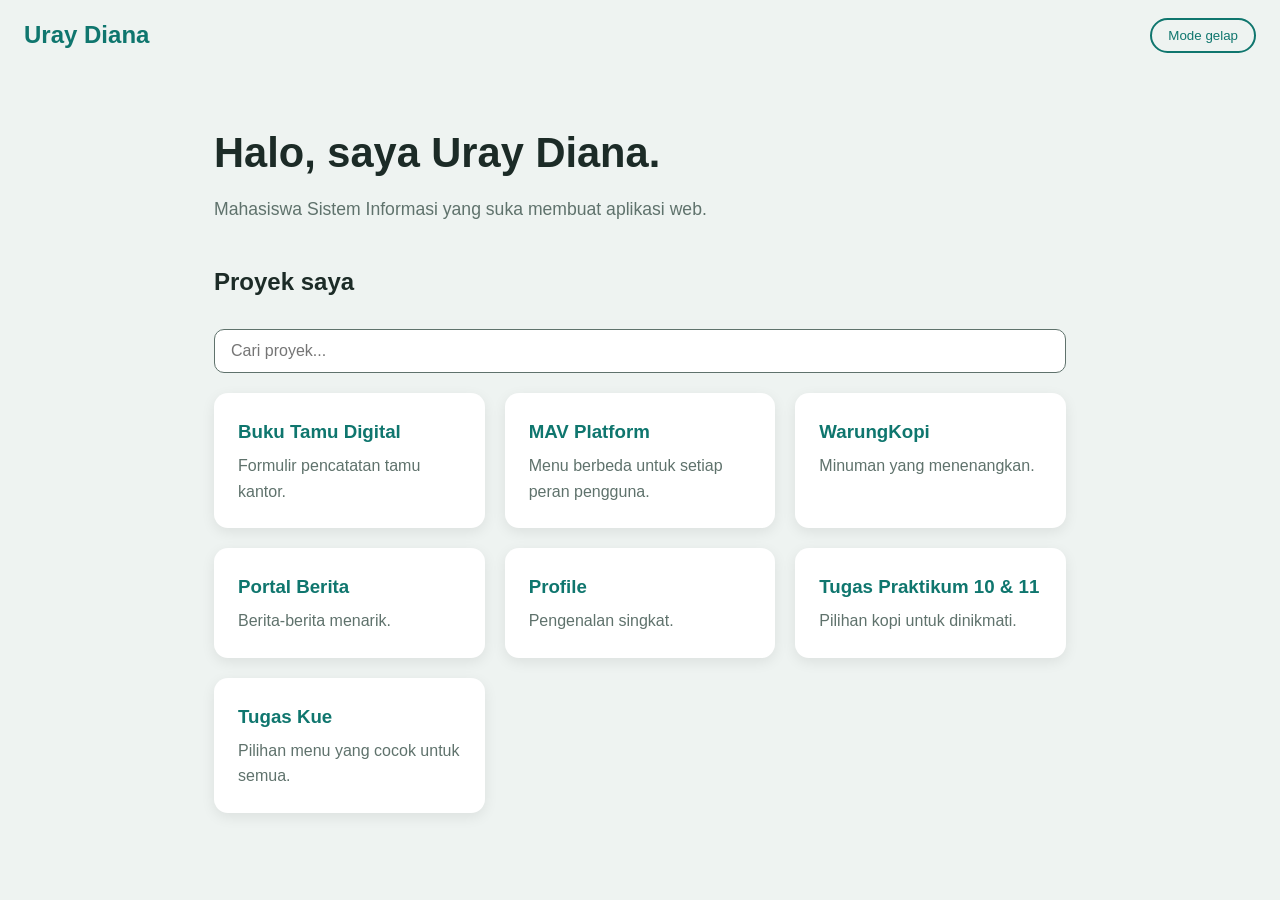
<file: index.html>
<!DOCTYPE html>
<html lang="id">

<head>
    <meta charset="UTF-8">
    <meta name="viewport" content="width=device-width, initial-scale=1">
    <title>Portofolio Uray Diana</title>

    <style>
        /* ===== 1. Warna ===== */
        :root {
            --latar: #eef3f1;
            --kartu: #ffffff;
            --teks: #1c2b27;
            --teks-pudar: #5f726c;
            --aksen: #0f766e;
        }

        /* Mode gelap */
        body.gelap {
            --latar: #121a18;
            --kartu: #1b2623;
            --teks: #e6efec;
            --teks-pudar: #94a8a1;
            --aksen: #5fd1c4;
        }

        /* ===== 2. Dasar halaman ===== */
        * {
            box-sizing: border-box;
        }

        body {
            margin: 0;
            font-family: Arial, sans-serif;
            line-height: 1.6;
            background: var(--latar);
            color: var(--teks);
        }

        /* ===== 3. Bagian atas ===== */
        .header {
            display: flex;
            justify-content: space-between;
            align-items: center;
            padding: 16px 24px;
        }

        .logo {
            margin: 0;
            color: var(--aksen);
        }

        #tombol-tema {
            padding: 8px 16px;
            border: 2px solid var(--aksen);
            border-radius: 20px;
            background: transparent;
            color: var(--aksen);
            cursor: pointer;
        }

        /* ===== 4. Isi halaman ===== */
        .isi {
            max-width: 900px;
            margin: 0 auto;
            padding: 0 24px 60px;
        }

        .perkenalan {
            padding: 50px 0 20px;
        }

        .perkenalan h1 {
            font-size: 2.6rem;
            margin: 0 0 8px;
        }

        .perkenalan p {
            color: var(--teks-pudar);
            font-size: 1.1rem;
            margin: 0;
        }

        /* ===== 5. Pencarian ===== */
        #cari {
            width: 100%;
            padding: 12px 16px;
            margin: 8px 0 20px;
            border: 1px solid var(--teks-pudar);
            border-radius: 10px;
            font-size: 1rem;
            background: var(--kartu);
            color: var(--teks);
        }

        /* ===== 6. Kartu proyek ===== */
        .daftar-proyek {
            display: grid;
            grid-template-columns: repeat(
                auto-fill,
                minmax(250px, 1fr)
            );
            gap: 20px;
        }

        .kartu {
            display: block;
            padding: 24px;
            background: var(--kartu);
            border-radius: 14px;
            box-shadow: 0 4px 14px rgba(0, 0, 0, 0.08);
            color: inherit;
            text-decoration: none;
            transition: transform 0.2s;
        }

        .kartu:hover {
            transform: translateY(-4px);
        }

        .kartu h3 {
            margin: 0 0 6px;
            color: var(--aksen);
        }

        .kartu p {
            margin: 0;
            color: var(--teks-pudar);
        }

        /* ===== 7. Pesan proyek tidak ditemukan ===== */
        .pesan-kosong {
            display: none;
            color: var(--teks-pudar);
        }

        /* ===== 8. Tampilan HP ===== */
        @media (max-width: 600px) {
            .header {
                padding: 16px;
            }

            .isi {
                padding: 0 16px 40px;
            }

            .perkenalan {
                padding-top: 30px;
            }

            .perkenalan h1 {
                font-size: 2rem;
            }

            .daftar-proyek {
                grid-template-columns: 1fr;
            }
        }
    </style>
</head>

<body>

    <!-- ===== Bagian atas ===== -->
    <header class="header">
        <h2 class="logo">Uray Diana</h2>

        <button id="tombol-tema">
            Mode gelap
        </button>
    </header>

    <main class="isi">

        <!-- ===== Perkenalan ===== -->
        <section class="perkenalan">
            <h1>Halo, saya Uray Diana.</h1>

            <p>
                Mahasiswa Sistem Informasi yang suka
                membuat aplikasi web.
            </p>
        </section>

        <!-- ===== Daftar proyek ===== -->
        <h2>Proyek saya</h2>

        <!-- Kotak pencarian -->
        <input
            type="text"
            id="cari"
            placeholder="Cari proyek..."
        >

        <!-- ===== Kartu proyek ===== -->
        <section class="daftar-proyek">

            <a class="kartu" href="buku-tamu-digital/index.html">
                <h3>Buku Tamu Digital</h3>
                <p>Formulir pencatatan tamu kantor.</p>
            </a>

            <a class="kartu" href="mav-platform/index.html">
                <h3>MAV Platform</h3>
                <p>Menu berbeda untuk setiap peran pengguna.</p>
            </a>

            <a class="kartu" href="Praktikum 10&11/WarungKopi.html">
                <h3>WarungKopi</h3>
                <p>Minuman yang menenangkan.</p>
            </a>

            <a class="kartu" href="Praktikum12/portal_berita.html">
                <h3>Portal Berita</h3>
                <p>Berita-berita menarik.</p>
            </a>

            <a class="kartu" href="profile/index.html">
                <h3>Profile</h3>
                <p>Pengenalan singkat.</p>
            </a>

            <a class="kartu" href="Tugas_praktikum_10_11/index.html">
                <h3>Tugas Praktikum 10 & 11</h3>
                <p>Pilihan kopi untuk dinikmati.</p>
            </a>

            <a class="kartu" href="tugaskue/index.html">
                <h3>Tugas Kue</h3>
                <p>Pilihan menu yang cocok untuk semua.</p>
            </a>

        </section>

        <!-- Pesan jika proyek tidak ditemukan -->
        <p id="pesan-kosong" class="pesan-kosong">
            Proyek tidak ditemukan.
        </p>

    </main>

    <!-- ===== JavaScript ===== -->
    <script>

        // ===== 1. Mode gelap / terang =====

        // Ambil tombol dari HTML
        const tombolTema = document.getElementById("tombol-tema");

        // Jalankan saat tombol diklik
        tombolTema.addEventListener("click", function () {

            // Tambah atau hapus class gelap
            document.body.classList.toggle("gelap");

            // Ubah tulisan tombol
            if (document.body.classList.contains("gelap")) {

                tombolTema.textContent = "Mode terang";

            } else {

                tombolTema.textContent = "Mode gelap";

            }

        });


        // ===== 2. Pencarian proyek =====

        // Ambil elemen pencarian
        const kotakCari = document.getElementById("cari");

        // Ambil semua kartu proyek
        const semuaKartu = document.querySelectorAll(".kartu");

        // Ambil pesan proyek tidak ditemukan
        const pesanKosong = document.getElementById("pesan-kosong");


        // Jalankan pencarian saat pengguna mengetik
        kotakCari.addEventListener("input", function () {

            // Ambil kata yang dicari
            const kataKunci = kotakCari.value.toLowerCase();

            // Penanda proyek yang cocok
            let adaYangCocok = false;


            // Periksa setiap kartu proyek
            semuaKartu.forEach(function (kartu) {

                // Ambil isi kartu
                const isiKartu = kartu.textContent.toLowerCase();

                // Periksa apakah kartu sesuai pencarian
                if (isiKartu.includes(kataKunci)) {

                    // Tampilkan kartu
                    kartu.style.display = "";

                    // Ada proyek yang cocok
                    adaYangCocok = true;

                } else {

                    // Sembunyikan kartu
                    kartu.style.display = "none";

                }

            });


            // Tampilkan pesan jika tidak ada proyek
            if (adaYangCocok) {

                pesanKosong.style.display = "none";

            } else {

                pesanKosong.style.display = "block";

            }

        });

    </script>

</body>
</html>
</file>
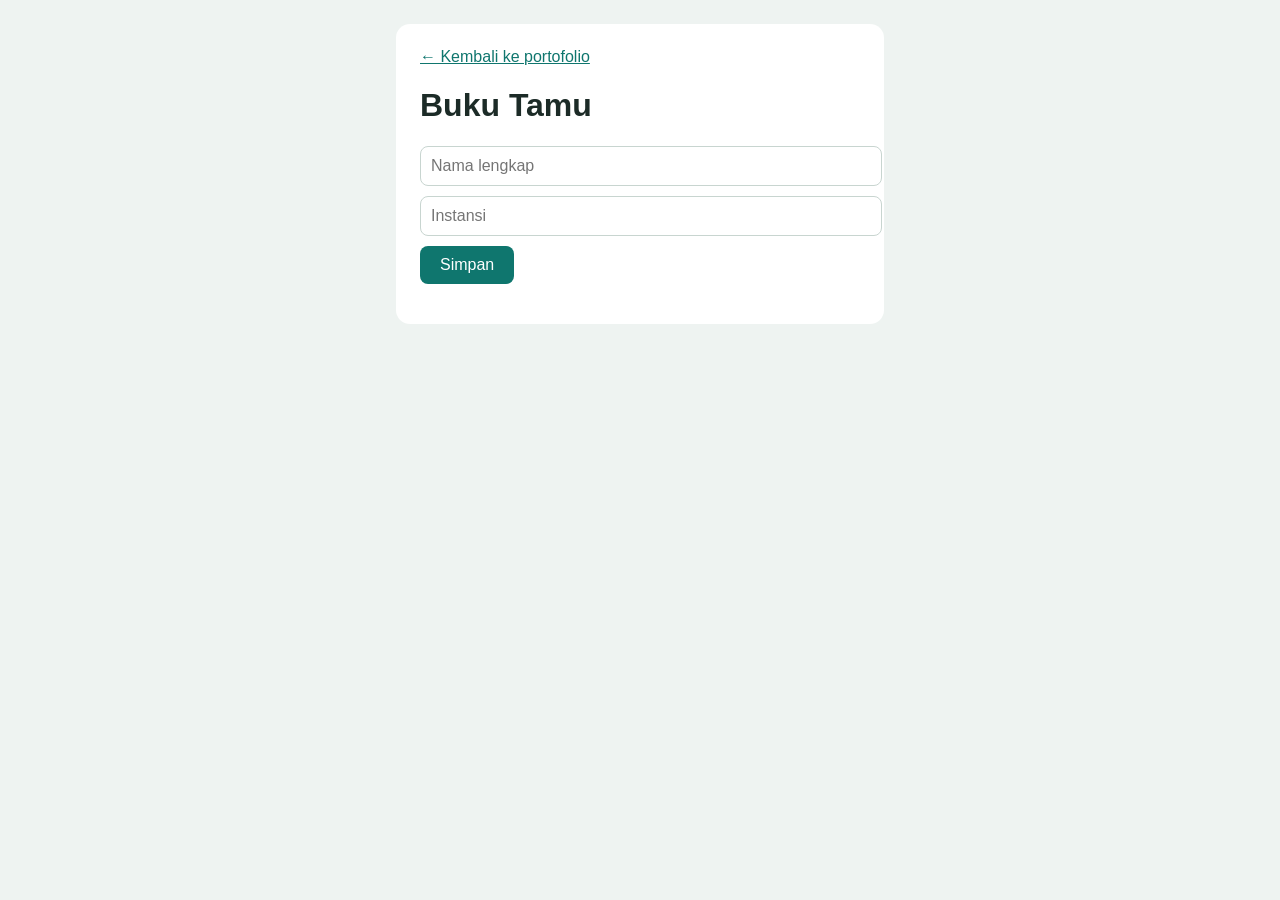
<file: buku-tamu-digital/index.html>
<!DOCTYPE html>
<html lang="id">

<head>
    <meta charset="UTF-8">
    <meta name="viewport" content="width=device-width, initial-scale=1">
    <title>Buku Tamu Digital</title>
    <link rel="stylesheet" href="style.css">
</head>

<body>
    <div class="kotak"> <!-- ../ artinya "naik satu folder", lalu buka index.html utama --> <a
            href="../index.html">&larr; Kembali ke portofolio</a>
        <h1>Buku Tamu</h1> <input id="nama" placeholder="Nama lengkap"> <input id="instansi" placeholder="Instansi">
        <button id="simpan">Simpan</button>
        <ul id="daftar"></ul>
    </div>
    <script src="script.js"></script>
</body>

</html>
</file>
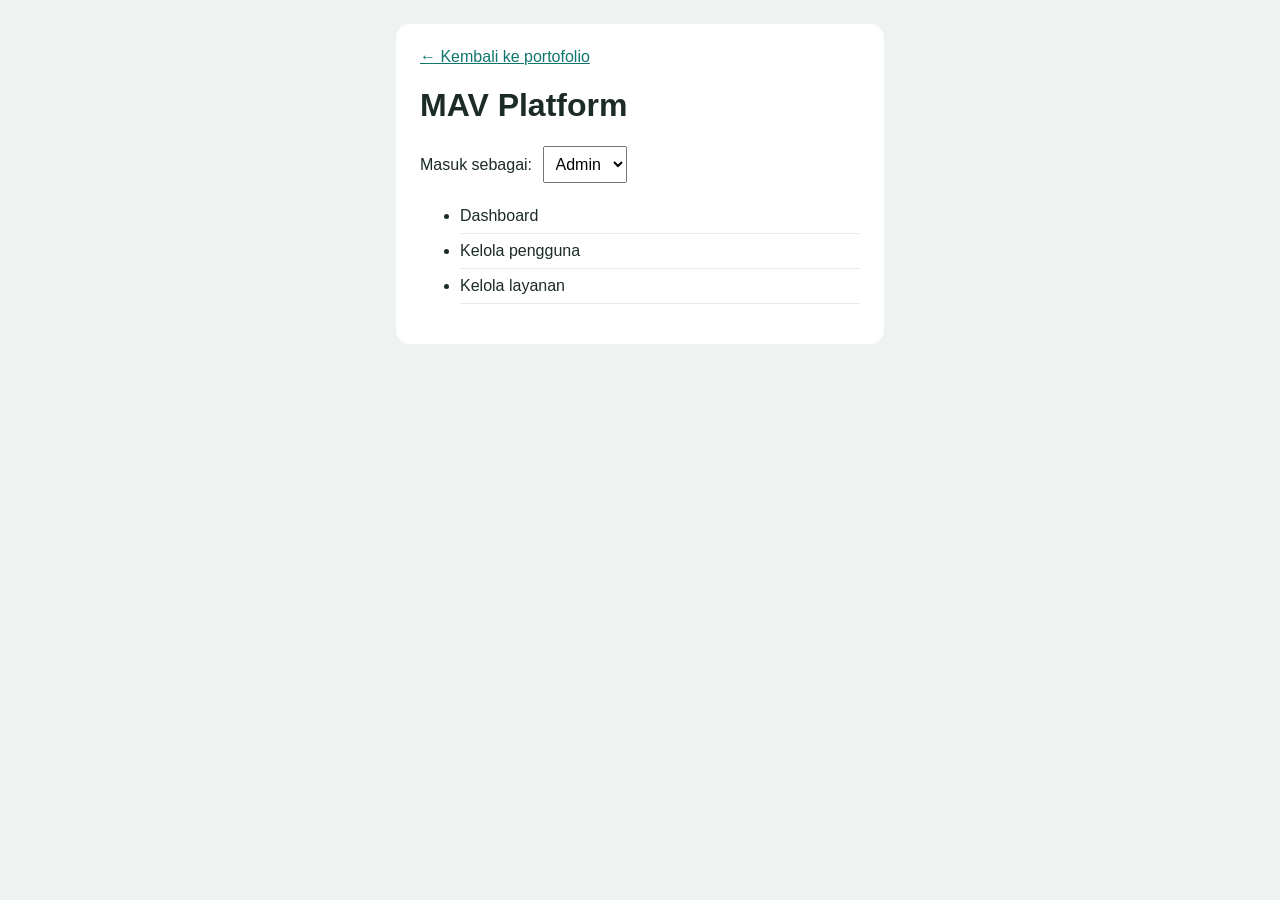
<file: mav-platform/index.html>
<!DOCTYPE html>
<html lang="id">

<head>
    <meta charset="UTF-8">
    <meta name="viewport" content="width=device-width, initial-scale=1">
    <title>MAV Platform</title>
    <link rel="stylesheet" href="style.css">
</head>

<body>
    <div class="kotak"> <a href="../index.html">&larr; Kembali ke portofolio</a>
        <h1>MAV Platform</h1> <label>Masuk sebagai: <select id="peran">
                <option value="admin">Admin</option>
                <option value="staf">Staf</option>
                <option value="tamu">Tamu</option>
            </select> </label>
        <ul id="menu"></ul>
    </div>
    <script src="script.js"></script>
</body>

</html>
</file>
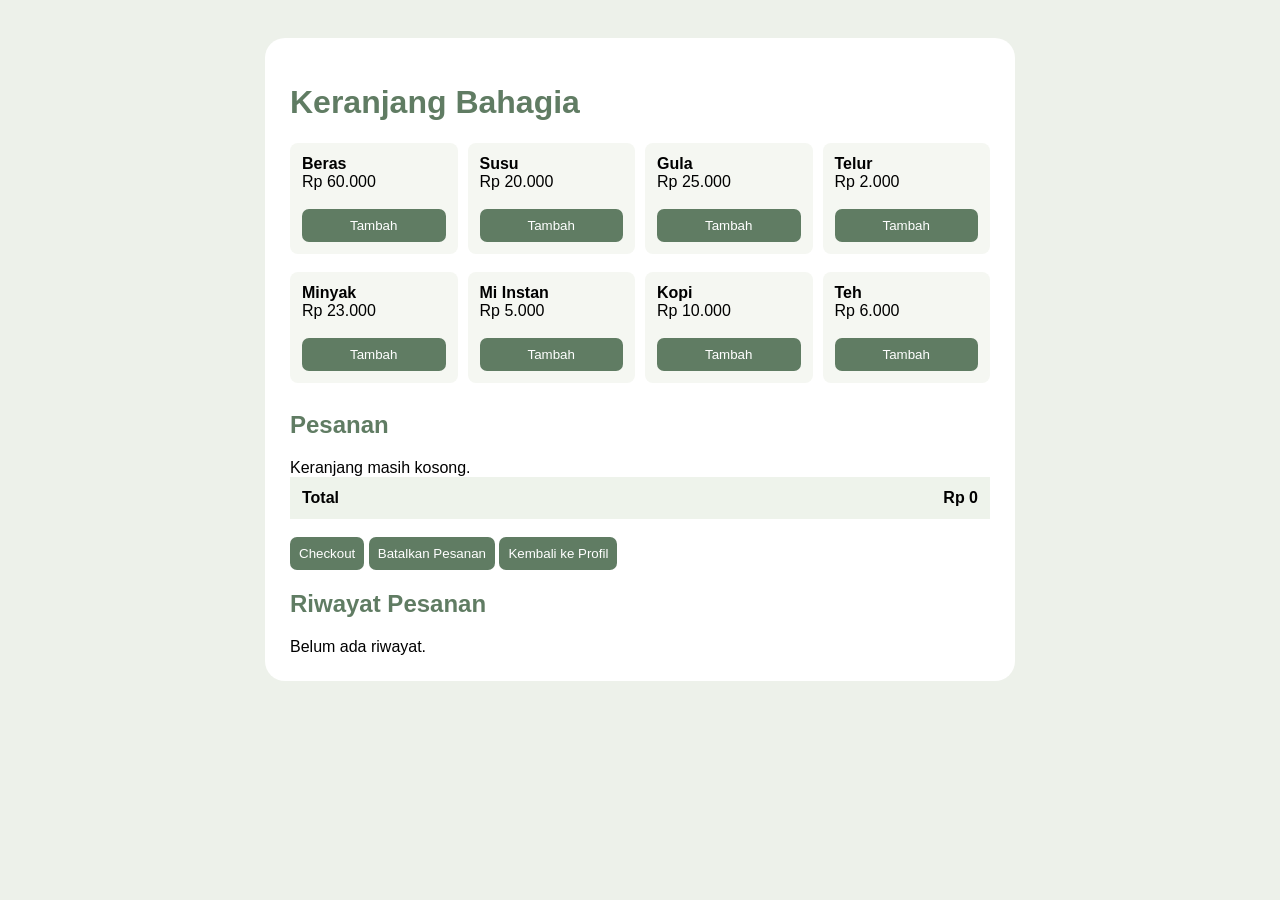
<file: Keranjang.html>
<!DOCTYPE html>
<html>
<head>
    <title>Keranjang Bahagia</title>

    <script src="https://code.jquery.com/jquery-3.7.1.min.js"></script>

    <style>
        body {
            font-family: Arial;
            background: #edf1ea;
            padding: 30px;
        }

        .cart {
            max-width: 700px;
            margin: auto;
            background: white;
            padding: 25px;
            border-radius: 20px;
        }

        h1, h2 {
            color: #607c63;
        }

        .produk-list {
            display: grid;
            grid-template-columns: repeat(4, 1fr);
            gap: 10px;
        }

        .produk, .item {
            padding: 12px;
            background: #f5f7f2;
            border-radius: 8px;
            margin-bottom: 8px;
        }

        .produk button {
            width: 100%;
        }

        button {
            border: 0;
            padding: 9px;
            border-radius: 7px;
            background: #607c63;
            color: white;
            cursor: pointer;
        }

        .total {
            display: flex;
            justify-content: space-between;
            padding: 12px;
            background: #eef3eb;
        }

        #popup {
            display: none;
            position: fixed;
            inset: 0;
            background: #0006;
            justify-content: center;
            align-items: center;
        }

        .form {
            background: white;
            padding: 25px;
            border-radius: 15px;
            width: 350px;
        }

        .form input {
            width: 100%;
            padding: 9px;
            margin: 6px 0;
            box-sizing: border-box;
        }

        .form button {
            margin-top: 8px;
        }

        #batalForm {
            background: #8d968c;
        }

        @media (max-width: 600px) {
            .produk-list {
                grid-template-columns: repeat(2, 1fr);
            }
        }
    </style>
</head>

<body>

<div class="cart">

    <h1>Keranjang Bahagia</h1>

    <div class="produk-list" id="produk"></div>

    <h2>Pesanan</h2>

    <div id="daftar">
        Keranjang masih kosong.
    </div>

    <div class="total">
        <b>Total</b>
        <b id="total">Rp 0</b>
    </div>

    <br>

    <button id="checkout">Checkout</button>
    <button id="batal">Batalkan Pesanan</button>
    <button id="kembali">Kembali ke Profil</button>

    <h2>Riwayat Pesanan</h2>

    <div id="riwayat">
        Belum ada riwayat.
    </div>

</div>

<div id="popup">

    <div class="form">

        <h2>Data Pemesanan</h2>

        <input type="text" id="cartNama" placeholder="Nama">

        <input type="text" id="cartAlamat" placeholder="Alamat">

        <input type="text" id="cartTelepon" placeholder="No. Telepon">

        <button id="kirim">Konfirmasi Pesanan</button>

        <button id="batalForm">Batalkan Checkout</button>

    </div>

</div>


<script>

let produk = [
    ['Beras', 60000],
    ['Susu', 20000],
    ['Gula', 25000],
    ['Telur', 2000],
    ['Minyak', 23000],
    ['Mi Instan', 5000],
    ['Kopi', 10000],
    ['Teh', 6000]
];

let keranjang = [];
let total = 0;

produk.forEach(function(p) {

    $('#produk').append(
        '<div class="produk">' +
        '<b>' + p[0] + '</b><br>' +
        'Rp ' + p[1].toLocaleString('id-ID') +
        '<br><br>' +
        '<button class="tambah" ' +
        'data-nama="' + p[0] + '" ' +
        'data-harga="' + p[1] + '">' +
        'Tambah</button>' +
        '</div>'
    );

});

$(document).on('click', '.tambah', function() {

    let nama = $(this).data('nama');
    let harga = Number($(this).data('harga'));
    let ditemukan = false;

    keranjang.forEach(function(p) {

        if (p.nama == nama) {
            p.jumlah++;
            ditemukan = true;
        }

    });

    if (!ditemukan) {
        keranjang.push({
            nama: nama,
            harga: harga,
            jumlah: 1
        });
    }

    tampilkanKeranjang();

});

function tampilkanKeranjang() {

    $('#daftar').html('');
    total = 0;

    if (keranjang.length == 0) {

        $('#daftar').text('Keranjang masih kosong.');

    } else {

        keranjang.forEach(function(p) {

            let subtotal = p.harga * p.jumlah;
            total += subtotal;

            $('#daftar').append(
                '<div class="item">' +
                p.nama + ' ' + p.jumlah + 'x ' +
                '<b>Rp ' +
                subtotal.toLocaleString('id-ID') +
                '</b></div>'
            );

        });

    }

    $('#total').text(
        'Rp ' + total.toLocaleString('id-ID')
    );
}

$('#checkout').click(function() {

    if (keranjang.length == 0) {
        alert('Keranjang masih kosong.');
        return;
    }

    $('#popup').css('display', 'flex');

});

$('#kirim').click(function() {

    let nama = $('#cartNama').val().trim();
    let alamat = $('#cartAlamat').val().trim();
    let telepon = $('#cartTelepon').val().trim();

    if (nama == '' || alamat == '' || telepon == '') {
        alert('Lengkapi data terlebih dahulu.');
        return;
    }

    let jumlah = 0;

    keranjang.forEach(function(p) {
        jumlah += p.jumlah;
    });

    let riwayat =
        JSON.parse(localStorage.getItem('riwayat')) || [];

    riwayat.push({
        tanggal: new Date().toLocaleDateString('id-ID'),
        jumlah: jumlah,
        total: total
    });

    localStorage.setItem(
        'riwayat',
        JSON.stringify(riwayat)
    );


    alert('Pesanan berhasil dibuat!');

    keranjang = [];
    total = 0;

    tampilkanKeranjang();
    tampilkanRiwayat();

    $('#cartNama').val('');
    $('#cartAlamat').val('');
    $('#cartTelepon').val('');

    $('#popup').hide();

});

$('#batal').click(function() {

    keranjang = [];
    tampilkanKeranjang();

});

$('#batalForm').click(function() {

    $('#cartNama').val('');
    $('#cartAlamat').val('');
    $('#cartTelepon').val('');

    $('#popup').hide();

});

function tampilkanRiwayat() {

    let data =
        JSON.parse(localStorage.getItem('riwayat')) || [];

    $('#riwayat').html('');

    if (data.length == 0) {

        $('#riwayat').text('Belum ada riwayat.');

    } else {

        data.forEach(function(p) {

            $('#riwayat').append(
                '<div class="item">' +
                p.tanggal + ' - ' +
                p.jumlah + ' barang ' +
                '<b>Rp ' +
                p.total.toLocaleString('id-ID') +
                '</b></div>'
            );

        });

    }
}

tampilkanRiwayat();

</script>

</body>
</html>
</file>
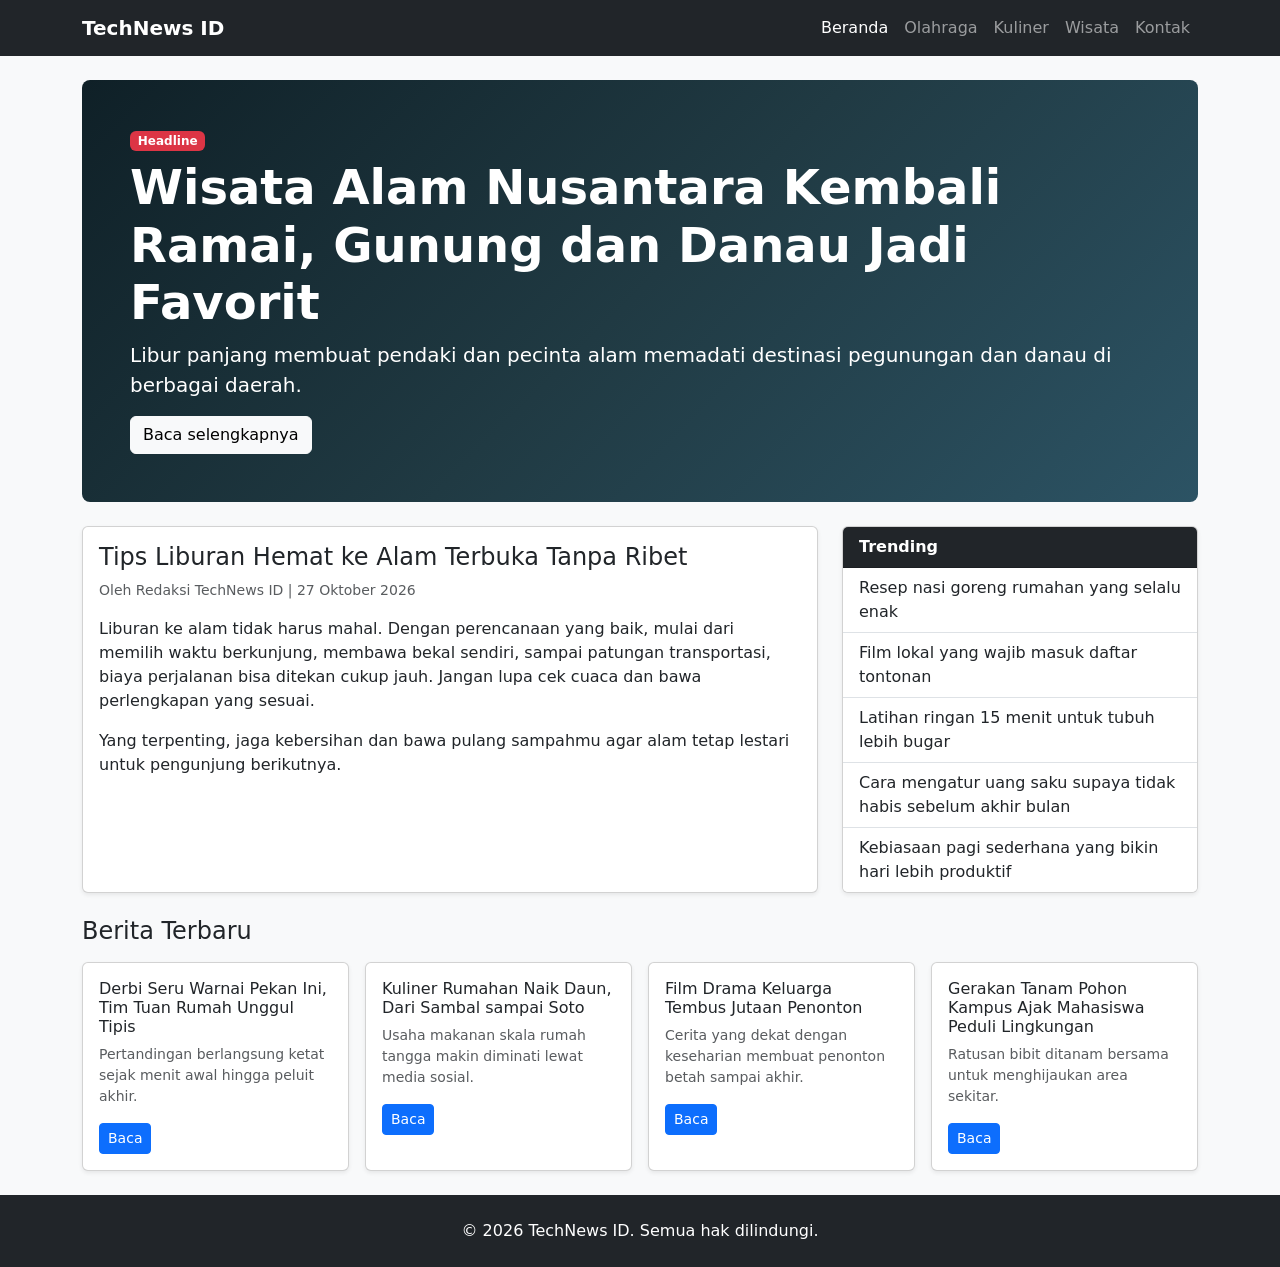
<file: Praktikum12/portal_berita.html>
<!DOCTYPE html>
<html lang="id">
<head>
  <meta charset="UTF-8">
  <meta name="viewport" content="width=device-width, initial-scale=1">
  <title>TechNews ID - Portal Berita Teknologi</title>
  <!-- Bootstrap 5 CSS via CDN -->
  <link rel="stylesheet" href="https://cdn.jsdelivr.net/npm/bootstrap@5.3.2/dist/css/bootstrap.min.css">
  <style>
    .hero {
      background: linear-gradient(135deg, #0f2027, #203a43, #2c5364);
      border-radius: .5rem;
    }
  </style>
</head>
<body class="bg-light">

  <!-- ===== HEADER / NAVBAR ===== -->
  <nav class="navbar navbar-expand-lg navbar-dark bg-dark">
    <div class="container">
      <a class="navbar-brand fw-bold" href="#" data-page="beranda">TechNews ID</a>
      <button class="navbar-toggler" type="button" data-bs-toggle="collapse" data-bs-target="#menuUtama" aria-controls="menuUtama" aria-expanded="false" aria-label="Buka menu">
        <span class="navbar-toggler-icon"></span>
      </button>
      <div class="collapse navbar-collapse" id="menuUtama">
        <ul class="navbar-nav ms-auto">
          <li class="nav-item"><a class="nav-link active" href="#" data-page="beranda">Beranda</a></li>
          <li class="nav-item"><a class="nav-link" href="#" data-page="olahraga">Olahraga</a></li>
          <li class="nav-item"><a class="nav-link" href="#" data-page="kuliner">Kuliner</a></li>
          <li class="nav-item"><a class="nav-link" href="#" data-page="wisata">Wisata</a></li>
          <li class="nav-item"><a class="nav-link" href="#" data-page="kontak">Kontak</a></li>
        </ul>
      </div>
    </div>
  </nav>

  <div class="container py-4 halaman" id="halaman-beranda">

    <!-- ===== HEADLINE UTAMA (HERO) ===== -->
    <div class="row g-3 mb-4">
      <div class="col-12">
        <div class="hero text-white p-4 p-md-5">
          <span class="badge bg-danger mb-2">Headline</span>
          <h1 class="display-5 fw-bold">Wisata Alam Nusantara Kembali Ramai, Gunung dan Danau Jadi Favorit</h1>
          <p class="lead mb-3">Libur panjang membuat pendaki dan pecinta alam memadati destinasi pegunungan dan danau di berbagai daerah.</p>
          <a href="#" class="btn btn-light">Baca selengkapnya</a>
        </div>
      </div>
    </div>

    <!-- ===== BERITA UTAMA + SIDEBAR ===== -->
    <div class="row g-4 mb-4">
      <!-- Berita Utama -->
      <div class="col-12 col-lg-8">
        <div class="card h-100 shadow-sm">
          <div class="card-body">
            <h2 class="h4">Tips Liburan Hemat ke Alam Terbuka Tanpa Ribet</h2>
            <p class="text-muted small">Oleh Redaksi TechNews ID | 27 Oktober 2026</p>
            <p>Liburan ke alam tidak harus mahal. Dengan perencanaan yang baik, mulai dari memilih waktu berkunjung, membawa bekal sendiri, sampai patungan transportasi, biaya perjalanan bisa ditekan cukup jauh. Jangan lupa cek cuaca dan bawa perlengkapan yang sesuai.</p>
            <p>Yang terpenting, jaga kebersihan dan bawa pulang sampahmu agar alam tetap lestari untuk pengunjung berikutnya.</p>
          </div>
        </div>
      </div>

      <!-- Sidebar Trending -->
      <div class="col-12 col-lg-4">
        <div class="card h-100 shadow-sm">
          <div class="card-header bg-dark text-white fw-bold">Trending</div>
          <ul class="list-group list-group-flush">
            <li class="list-group-item"><a href="#" class="text-decoration-none text-dark">Resep nasi goreng rumahan yang selalu enak</a></li>
            <li class="list-group-item"><a href="#" class="text-decoration-none text-dark">Film lokal yang wajib masuk daftar tontonan</a></li>
            <li class="list-group-item"><a href="#" class="text-decoration-none text-dark">Latihan ringan 15 menit untuk tubuh lebih bugar</a></li>
            <li class="list-group-item"><a href="#" class="text-decoration-none text-dark">Cara mengatur uang saku supaya tidak habis sebelum akhir bulan</a></li>
            <li class="list-group-item"><a href="#" class="text-decoration-none text-dark">Kebiasaan pagi sederhana yang bikin hari lebih produktif</a></li>
          </ul>
        </div>
      </div>
    </div>

    <!-- ===== GRID BERITA TERBARU (4 KARTU) ===== -->
    <h2 class="h4 mb-3">Berita Terbaru</h2>
    <div class="row g-3">
      <div class="col-12 col-md-6 col-lg-3">
        <div class="card h-100 shadow-sm">
          <div class="card-body">
            <h3 class="h6 card-title">Derbi Seru Warnai Pekan Ini, Tim Tuan Rumah Unggul Tipis</h3>
            <p class="card-text small text-muted">Pertandingan berlangsung ketat sejak menit awal hingga peluit akhir.</p>
            <a href="#" class="btn btn-sm btn-primary">Baca</a>
          </div>
        </div>
      </div>
      <div class="col-12 col-md-6 col-lg-3">
        <div class="card h-100 shadow-sm">
          <div class="card-body">
            <h3 class="h6 card-title">Kuliner Rumahan Naik Daun, Dari Sambal sampai Soto</h3>
            <p class="card-text small text-muted">Usaha makanan skala rumah tangga makin diminati lewat media sosial.</p>
            <a href="#" class="btn btn-sm btn-primary">Baca</a>
          </div>
        </div>
      </div>
      <div class="col-12 col-md-6 col-lg-3">
        <div class="card h-100 shadow-sm">
          <div class="card-body">
            <h3 class="h6 card-title">Film Drama Keluarga Tembus Jutaan Penonton</h3>
            <p class="card-text small text-muted">Cerita yang dekat dengan keseharian membuat penonton betah sampai akhir.</p>
            <a href="#" class="btn btn-sm btn-primary">Baca</a>
          </div>
        </div>
      </div>
      <div class="col-12 col-md-6 col-lg-3">
        <div class="card h-100 shadow-sm">
          <div class="card-body">
            <h3 class="h6 card-title">Gerakan Tanam Pohon Kampus Ajak Mahasiswa Peduli Lingkungan</h3>
            <p class="card-text small text-muted">Ratusan bibit ditanam bersama untuk menghijaukan area sekitar.</p>
            <a href="#" class="btn btn-sm btn-primary">Baca</a>
          </div>
        </div>
      </div>
    </div>

  </div>


  <!-- ===== HALAMAN OLAHRAGA ===== -->
  <div class="container py-4 halaman" id="halaman-olahraga" hidden>
    <h2 class="mb-1">Olahraga</h2>
    <p class="text-muted mb-4">Kabar terbaru dari lapangan dan arena.</p>
    <div class="row g-3">
      <div class="col-12 col-md-6 col-lg-4">
        <div class="card h-100 shadow-sm">
          <div class="card-body">
            <span class="badge bg-dark mb-2">Sepak Bola</span>
            <h3 class="h6 card-title">Derbi Seru Warnai Pekan Ini, Tim Tuan Rumah Unggul Tipis</h3>
            <p class="card-text small text-muted">Pertandingan berlangsung ketat sejak menit awal hingga peluit akhir.</p>
            <a href="#" class="btn btn-sm btn-primary">Baca</a>
          </div>
        </div>
      </div>
      <div class="col-12 col-md-6 col-lg-4">
        <div class="card h-100 shadow-sm">
          <div class="card-body">
            <span class="badge bg-dark mb-2">Bulu Tangkis</span>
            <h3 class="h6 card-title">Tim Muda Raih Juara di Turnamen Antar Kampus</h3>
            <p class="card-text small text-muted">Permainan kompak di partai final membawa pulang piala.</p>
            <a href="#" class="btn btn-sm btn-primary">Baca</a>
          </div>
        </div>
      </div>
      <div class="col-12 col-md-6 col-lg-4">
        <div class="card h-100 shadow-sm">
          <div class="card-body">
            <span class="badge bg-dark mb-2">Komunitas</span>
            <h3 class="h6 card-title">Lari Pagi Bersama Jadi Tren di Kalangan Mahasiswa</h3>
            <p class="card-text small text-muted">Rute santai 5 kilometer cocok untuk pemula yang baru mulai.</p>
            <a href="#" class="btn btn-sm btn-primary">Baca</a>
          </div>
        </div>
      </div>
    </div>
  </div>

  <!-- ===== HALAMAN KULINER ===== -->
  <div class="container py-4 halaman" id="halaman-kuliner" hidden>
    <h2 class="mb-1">Kuliner</h2>
    <p class="text-muted mb-4">Cerita rasa dari dapur rumahan sampai warung favorit.</p>
    <div class="row g-3">
      <div class="col-12 col-md-6 col-lg-4">
        <div class="card h-100 shadow-sm">
          <div class="card-body">
            <span class="badge bg-dark mb-2">Usaha Rumahan</span>
            <h3 class="h6 card-title">Kuliner Rumahan Naik Daun, Dari Sambal sampai Soto</h3>
            <p class="card-text small text-muted">Usaha makanan skala rumah tangga makin diminati lewat media sosial.</p>
            <a href="#" class="btn btn-sm btn-primary">Baca</a>
          </div>
        </div>
      </div>
      <div class="col-12 col-md-6 col-lg-4">
        <div class="card h-100 shadow-sm">
          <div class="card-body">
            <span class="badge bg-dark mb-2">Resep</span>
            <h3 class="h6 card-title">Resep Nasi Goreng Rumahan yang Selalu Enak</h3>
            <p class="card-text small text-muted">Bumbu sederhana dengan api besar kunci aroma yang menggugah selera.</p>
            <a href="#" class="btn btn-sm btn-primary">Baca</a>
          </div>
        </div>
      </div>
      <div class="col-12 col-md-6 col-lg-4">
        <div class="card h-100 shadow-sm">
          <div class="card-body">
            <span class="badge bg-dark mb-2">Minuman</span>
            <h3 class="h6 card-title">Kopi Susu Lokal Makin Digemari Anak Muda</h3>
            <p class="card-text small text-muted">Harga bersahabat dan rasa konsisten membuatnya laris di mana-mana.</p>
            <a href="#" class="btn btn-sm btn-primary">Baca</a>
          </div>
        </div>
      </div>
    </div>
  </div>

  <!-- ===== HALAMAN WISATA ===== -->
  <div class="container py-4 halaman" id="halaman-wisata" hidden>
    <h2 class="mb-1">Wisata</h2>
    <p class="text-muted mb-4">Inspirasi liburan ke alam dan desa wisata.</p>
    <div class="row g-3">
      <div class="col-12 col-md-6 col-lg-4">
        <div class="card h-100 shadow-sm">
          <div class="card-body">
            <span class="badge bg-dark mb-2">Alam</span>
            <h3 class="h6 card-title">Wisata Alam Nusantara Kembali Ramai, Gunung dan Danau Jadi Favorit</h3>
            <p class="card-text small text-muted">Libur panjang membuat pendaki memadati berbagai destinasi pegunungan.</p>
            <a href="#" class="btn btn-sm btn-primary">Baca</a>
          </div>
        </div>
      </div>
      <div class="col-12 col-md-6 col-lg-4">
        <div class="card h-100 shadow-sm">
          <div class="card-body">
            <span class="badge bg-dark mb-2">Tips</span>
            <h3 class="h6 card-title">Tips Liburan Hemat ke Alam Terbuka Tanpa Ribet</h3>
            <p class="card-text small text-muted">Atur waktu berkunjung, bawa bekal sendiri, dan patungan transportasi.</p>
            <a href="#" class="btn btn-sm btn-primary">Baca</a>
          </div>
        </div>
      </div>
      <div class="col-12 col-md-6 col-lg-4">
        <div class="card h-100 shadow-sm">
          <div class="card-body">
            <span class="badge bg-dark mb-2">Desa Wisata</span>
            <h3 class="h6 card-title">Desa Wisata Tawarkan Pengalaman Menginap di Rumah Warga</h3>
            <p class="card-text small text-muted">Wisatawan bisa belajar kegiatan sehari-hari dan mencicipi masakan setempat.</p>
            <a href="#" class="btn btn-sm btn-primary">Baca</a>
          </div>
        </div>
      </div>
    </div>
  </div>

  <!-- ===== HALAMAN KONTAK ===== -->
  <div class="container py-4 halaman" id="halaman-kontak" hidden>
    <h2 class="mb-1">Kontak</h2>
    <p class="text-muted mb-4">Punya saran atau ingin mengirim tulisan? Hubungi redaksi.</p>
    <div class="row g-3">
      <div class="col-12 col-lg-8">
        <div class="card shadow-sm"><div class="card-body">
          <h3 class="h6">Redaksi TechNews ID</h3>
          <p class="mb-1">Email: redaksi@technewsid.example</p>
          <p class="mb-1">Telepon: (0561) 000-0000</p>
          <p class="mb-0">Jam layanan: Senin - Jumat, 08.00 - 16.00</p>
        </div></div>
      </div>
      <div class="col-12 col-lg-4">
        <div class="card shadow-sm"><div class="card-body">
          <h3 class="h6">Kirim Tulisan</h3>
          <p class="small text-muted mb-0">Kirim naskah beritamu lewat email redaksi dengan subjek "Naskah".</p>
        </div></div>
      </div>
    </div>
  </div>

  <!-- ===== FOOTER ===== -->
  <footer class="bg-dark text-white py-4">
    <div class="container text-center">
      <p class="mb-0">&copy; 2026 TechNews ID. Semua hak dilindungi.</p>
    </div>
  </footer>

  <!-- Bootstrap 5 JS Bundle (untuk tombol toggler navbar) -->
  <script src="https://cdn.jsdelivr.net/npm/bootstrap@5.3.2/dist/js/bootstrap.bundle.min.js"></script>

  <script>
    // Menu navbar: tampilkan halaman sesuai menu yang diklik
    function tampilkan(nama) {
      document.querySelectorAll('.halaman').forEach(function (h) {
        h.hidden = (h.id !== 'halaman-' + nama);
      });
      document.querySelectorAll('.nav-link').forEach(function (l) {
        l.classList.toggle('active', l.dataset.page === nama);
      });
      window.scrollTo(0, 0);
      var menu = document.getElementById('menuUtama');
      if (window.bootstrap && menu.classList.contains('show')) {
        bootstrap.Collapse.getOrCreateInstance(menu).hide();
      }
    }
    document.querySelectorAll('[data-page]').forEach(function (a) {
      a.addEventListener('click', function (e) {
        e.preventDefault();
        tampilkan(a.dataset.page);
      });
    });
  </script>
</body>
</html>
</file>
<file: buku-tamu-digital/style.css>
body {
    font-family: Arial, sans-serif;
    background: #eef3f1;
    margin: 0;
    padding: 24px;
    color: #1c2b27;
}

.kotak {
    max-width: 440px;
    margin: 0 auto;
    background: #fff;
    padding: 24px;
    border-radius: 14px;
}

a {
    color: #0f766e;
}

input {
    display: block;
    width: 100%;
    padding: 10px;
    margin: 10px 0;
    border: 1px solid #c8d5d0;
    border-radius: 8px;
    font-size: 1rem;
}

button {
    padding: 10px 20px;
    border: 0;
    border-radius: 8px;
    background: #0f766e;
    color: #fff;
    font-size: 1rem;
    cursor: pointer;
}

li {
    padding: 8px 0;
    border-bottom: 1px solid #e3ebe8;
}
</file>
<file: mav-platform/style.css>
body {
    font-family: Arial, sans-serif;
    background: #eef3f1;
    margin: 0;
    padding: 24px;
    color: #1c2b27;
}

.kotak {
    max-width: 440px;
    margin: 0 auto;
    background: #fff;
    padding: 24px;
    border-radius: 14px;
}

a {
    color: #0f766e;
}

select {
    padding: 8px;
    font-size: 1rem;
    margin-left: 6px;
}

li {
    padding: 8px 0;
    border-bottom: 1px solid #e3ebe8;
}
</file>
